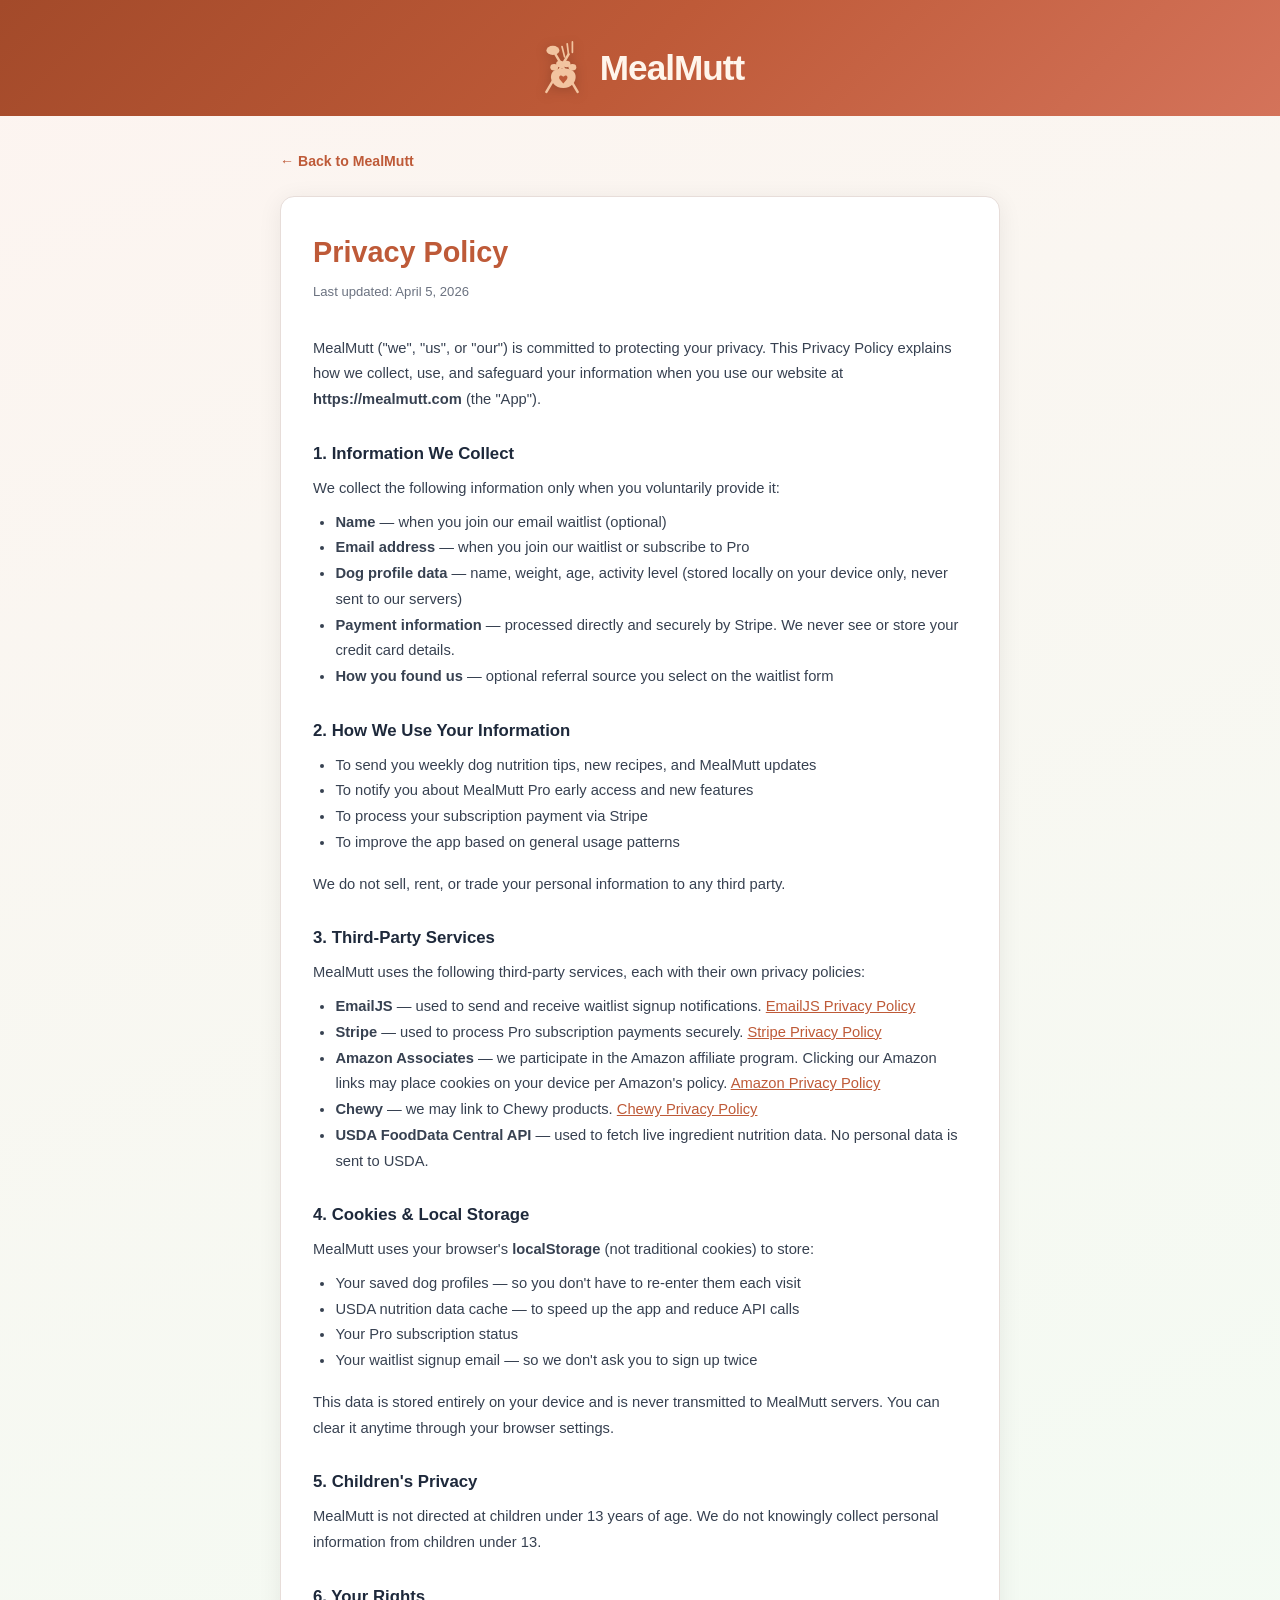
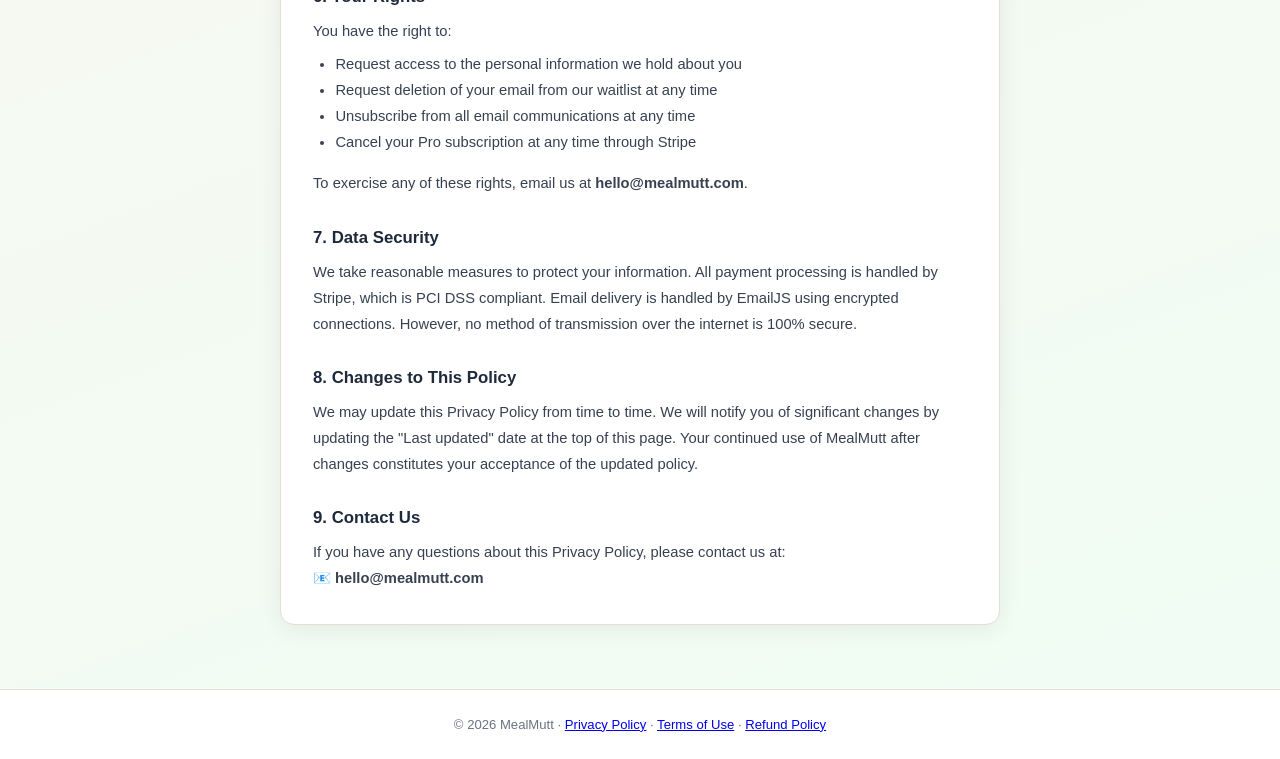
<file: privacy.html>
<!DOCTYPE html>
<html lang="en">
<head>
  <meta charset="UTF-8" />
  <meta name="viewport" content="width=device-width, initial-scale=1.0" />
  <title>Privacy Policy — MealMutt</title>
  <link rel="stylesheet" href="styles.css" />
  <style>
    .legal-body { max-width: 760px; margin: 0 auto; padding: 2rem 1.25rem 4rem; }
    .legal-body h1 { font-size: 1.8rem; font-weight: 800; color: var(--primary); margin-bottom: .35rem; }
    .legal-body .last-updated { font-size: .82rem; color: var(--text-muted); margin-bottom: 2rem; }
    .legal-body h2 { font-size: 1.05rem; font-weight: 700; margin: 1.75rem 0 .5rem; color: var(--text); }
    .legal-body p, .legal-body li { font-size: .92rem; line-height: 1.75; color: #374151; }
    .legal-body ul { padding-left: 1.4rem; margin: .5rem 0 1rem; }
    .legal-body a { color: var(--primary); }
    .legal-back { display: inline-flex; align-items: center; gap: .4rem; font-size: .88rem; font-weight: 600; color: var(--primary); text-decoration: none; margin-bottom: 1.5rem; }
    .legal-back:hover { text-decoration: underline; }
    .legal-card { background: #fff; border: 1px solid var(--border); border-radius: var(--radius); padding: 2rem; box-shadow: var(--shadow); }
  </style>
</head>
<body>
  <header class="header">
    <div class="header-inner">
      <div class="logo">
        <svg class="logo-img" xmlns="http://www.w3.org/2000/svg" viewBox="0 0 80 88">
          <line x1="16" y1="80" x2="50" y2="22" stroke="#F2C4A0" stroke-width="3.8" stroke-linecap="round"/>
          <line x1="44" y1="26" x2="40" y2="10" stroke="#F2C4A0" stroke-width="2.6" stroke-linecap="round"/>
          <line x1="50" y1="22" x2="48" y2="6"  stroke="#F2C4A0" stroke-width="2.6" stroke-linecap="round"/>
          <line x1="56" y1="19" x2="56" y2="3"  stroke="#F2C4A0" stroke-width="2.6" stroke-linecap="round"/>
          <line x1="64" y1="80" x2="30" y2="22" stroke="#F2C4A0" stroke-width="3.8" stroke-linecap="round"/>
          <ellipse cx="26" cy="16" rx="10" ry="7" fill="#F2C4A0"/>
          <ellipse cx="28" cy="42" rx="6" ry="5" fill="#F2C4A0"/>
          <ellipse cx="37" cy="37" rx="6" ry="5" fill="#F2C4A0"/>
          <ellipse cx="47" cy="37" rx="6" ry="5" fill="#F2C4A0"/>
          <ellipse cx="56" cy="42" rx="6" ry="5" fill="#F2C4A0"/>
          <path d="M42 74 C29 74 23 64 23 57 C23 48 30 44 42 44 C54 44 61 48 61 57 C61 64 55 74 42 74 Z" fill="#F2C4A0"/>
          <path d="M42 67 L37 61 C34.5 58 35.5 54.5 38.5 54.5 C40 54.5 42 56.5 42 56.5 C42 56.5 44 54.5 45.5 54.5 C48.5 54.5 49.5 58 47 61 Z" fill="#BE5A38"/>
        </svg>
        <span class="logo-text">MealMutt</span>
      </div>
    </div>
  </header>

  <div class="legal-body">
    <a href="index.html" class="legal-back">← Back to MealMutt</a>
    <div class="legal-card">
      <h1>Privacy Policy</h1>
      <p class="last-updated">Last updated: April 5, 2026</p>

      <p>MealMutt ("we", "us", or "our") is committed to protecting your privacy. This Privacy Policy explains how we collect, use, and safeguard your information when you use our website at <strong>https://mealmutt.com</strong> (the "App").</p>

      <h2>1. Information We Collect</h2>
      <p>We collect the following information only when you voluntarily provide it:</p>
      <ul>
        <li><strong>Name</strong> — when you join our email waitlist (optional)</li>
        <li><strong>Email address</strong> — when you join our waitlist or subscribe to Pro</li>
        <li><strong>Dog profile data</strong> — name, weight, age, activity level (stored locally on your device only, never sent to our servers)</li>
        <li><strong>Payment information</strong> — processed directly and securely by Stripe. We never see or store your credit card details.</li>
        <li><strong>How you found us</strong> — optional referral source you select on the waitlist form</li>
      </ul>

      <h2>2. How We Use Your Information</h2>
      <ul>
        <li>To send you weekly dog nutrition tips, new recipes, and MealMutt updates</li>
        <li>To notify you about MealMutt Pro early access and new features</li>
        <li>To process your subscription payment via Stripe</li>
        <li>To improve the app based on general usage patterns</li>
      </ul>
      <p>We do not sell, rent, or trade your personal information to any third party.</p>

      <h2>3. Third-Party Services</h2>
      <p>MealMutt uses the following third-party services, each with their own privacy policies:</p>
      <ul>
        <li><strong>EmailJS</strong> — used to send and receive waitlist signup notifications. <a href="https://www.emailjs.com/legal/privacy-policy/" target="_blank" rel="noopener">EmailJS Privacy Policy</a></li>
        <li><strong>Stripe</strong> — used to process Pro subscription payments securely. <a href="https://stripe.com/privacy" target="_blank" rel="noopener">Stripe Privacy Policy</a></li>
        <li><strong>Amazon Associates</strong> — we participate in the Amazon affiliate program. Clicking our Amazon links may place cookies on your device per Amazon's policy. <a href="https://www.amazon.com/gp/help/customer/display.html?nodeId=468496" target="_blank" rel="noopener">Amazon Privacy Policy</a></li>
        <li><strong>Chewy</strong> — we may link to Chewy products. <a href="https://www.chewy.com/app/content/privacy" target="_blank" rel="noopener">Chewy Privacy Policy</a></li>
        <li><strong>USDA FoodData Central API</strong> — used to fetch live ingredient nutrition data. No personal data is sent to USDA.</li>
      </ul>

      <h2>4. Cookies & Local Storage</h2>
      <p>MealMutt uses your browser's <strong>localStorage</strong> (not traditional cookies) to store:</p>
      <ul>
        <li>Your saved dog profiles — so you don't have to re-enter them each visit</li>
        <li>USDA nutrition data cache — to speed up the app and reduce API calls</li>
        <li>Your Pro subscription status</li>
        <li>Your waitlist signup email — so we don't ask you to sign up twice</li>
      </ul>
      <p>This data is stored entirely on your device and is never transmitted to MealMutt servers. You can clear it anytime through your browser settings.</p>

      <h2>5. Children's Privacy</h2>
      <p>MealMutt is not directed at children under 13 years of age. We do not knowingly collect personal information from children under 13.</p>

      <h2>6. Your Rights</h2>
      <p>You have the right to:</p>
      <ul>
        <li>Request access to the personal information we hold about you</li>
        <li>Request deletion of your email from our waitlist at any time</li>
        <li>Unsubscribe from all email communications at any time</li>
        <li>Cancel your Pro subscription at any time through Stripe</li>
      </ul>
      <p>To exercise any of these rights, email us at <strong>hello@mealmutt.com</strong>.</p>

      <h2>7. Data Security</h2>
      <p>We take reasonable measures to protect your information. All payment processing is handled by Stripe, which is PCI DSS compliant. Email delivery is handled by EmailJS using encrypted connections. However, no method of transmission over the internet is 100% secure.</p>

      <h2>8. Changes to This Policy</h2>
      <p>We may update this Privacy Policy from time to time. We will notify you of significant changes by updating the "Last updated" date at the top of this page. Your continued use of MealMutt after changes constitutes your acceptance of the updated policy.</p>

      <h2>9. Contact Us</h2>
      <p>If you have any questions about this Privacy Policy, please contact us at:<br/>
      📧 <strong>hello@mealmutt.com</strong></p>
    </div>
  </div>

  <footer class="footer">
    <p>© 2026 MealMutt · <a href="privacy.html">Privacy Policy</a> · <a href="terms.html">Terms of Use</a> · <a href="refund.html">Refund Policy</a></p>
  </footer>
</body>
</html>
</file>
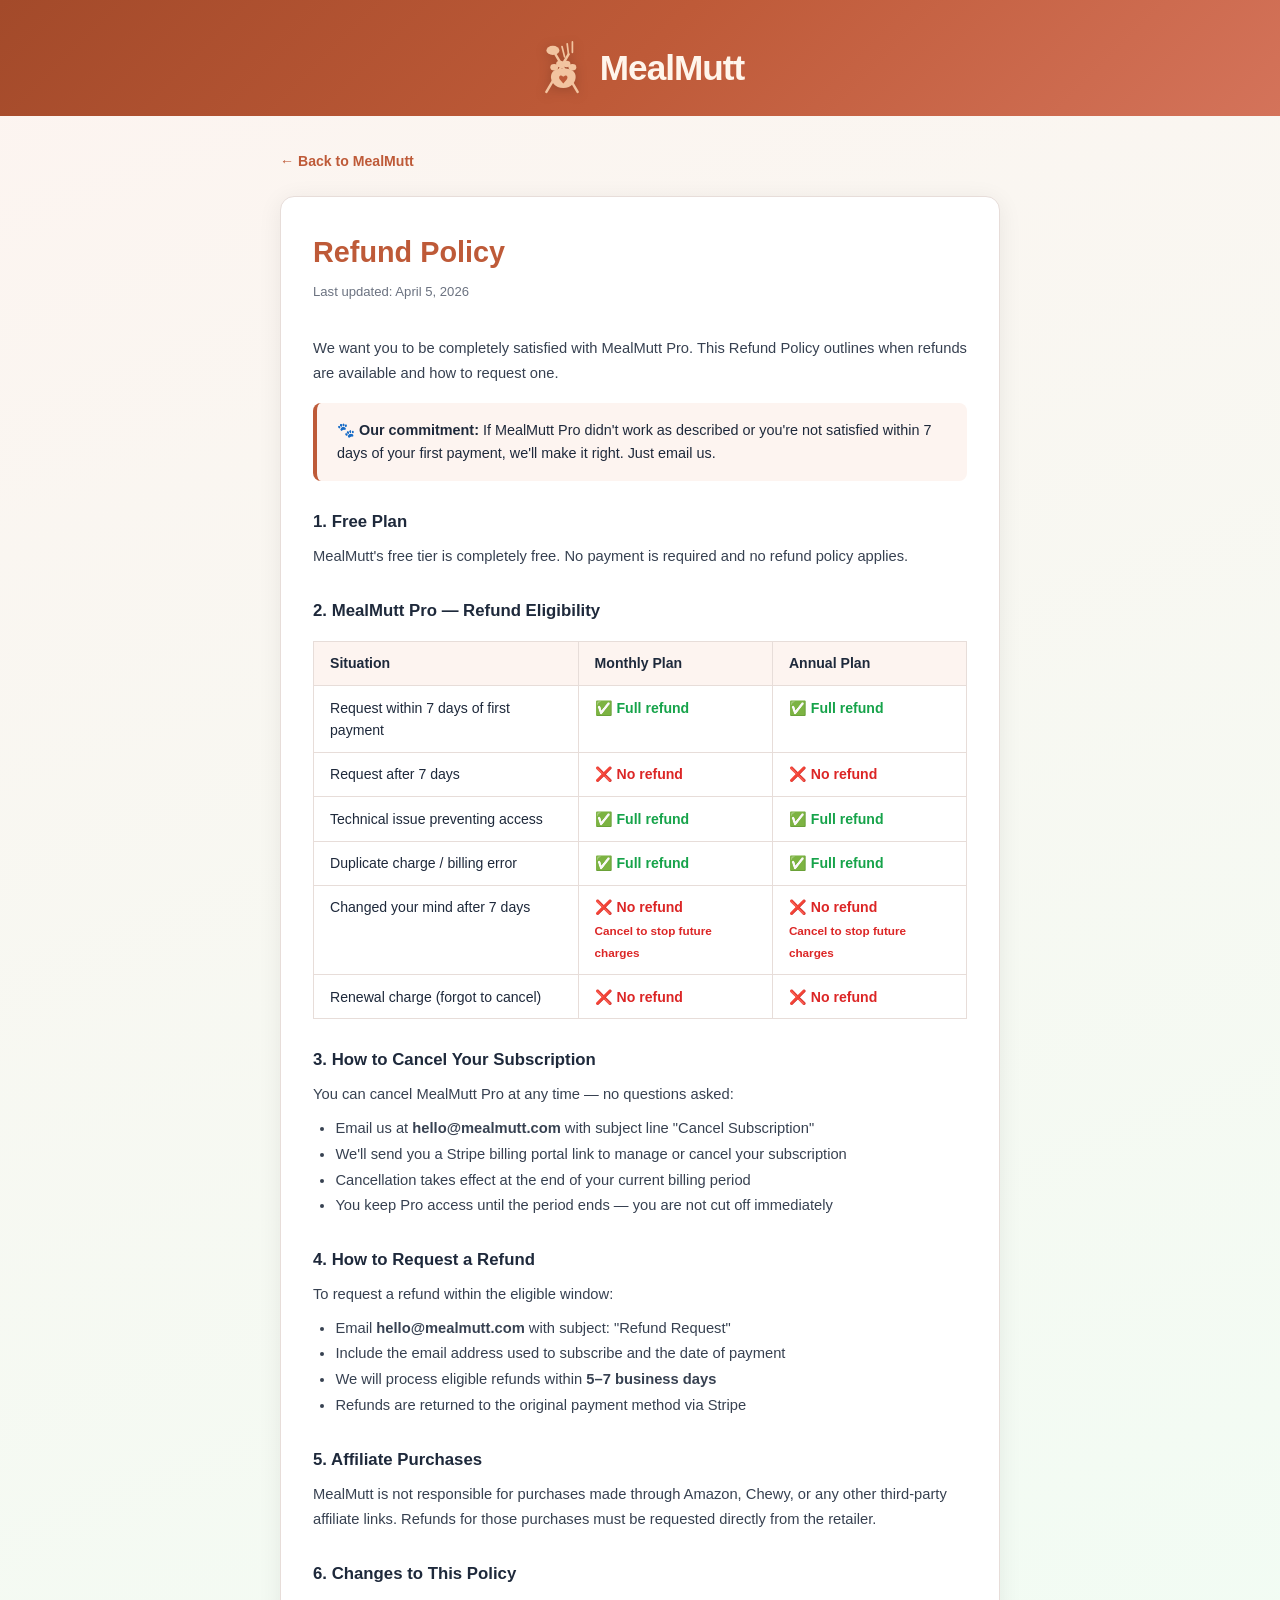
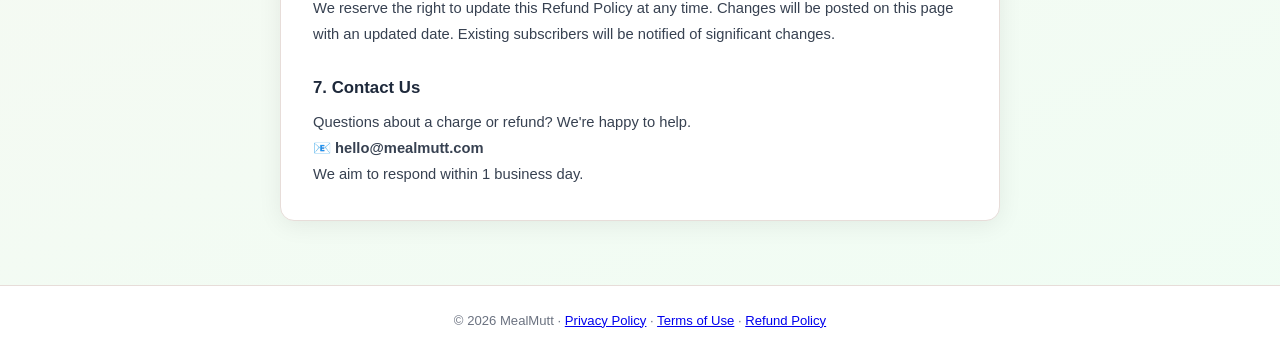
<file: refund.html>
<!DOCTYPE html>
<html lang="en">
<head>
  <meta charset="UTF-8" />
  <meta name="viewport" content="width=device-width, initial-scale=1.0" />
  <title>Refund Policy — MealMutt</title>
  <link rel="stylesheet" href="styles.css" />
  <style>
    .legal-body { max-width: 760px; margin: 0 auto; padding: 2rem 1.25rem 4rem; }
    .legal-body h1 { font-size: 1.8rem; font-weight: 800; color: var(--primary); margin-bottom: .35rem; }
    .legal-body .last-updated { font-size: .82rem; color: var(--text-muted); margin-bottom: 2rem; }
    .legal-body h2 { font-size: 1.05rem; font-weight: 700; margin: 1.75rem 0 .5rem; color: var(--text); }
    .legal-body p, .legal-body li { font-size: .92rem; line-height: 1.75; color: #374151; }
    .legal-body ul { padding-left: 1.4rem; margin: .5rem 0 1rem; }
    .legal-body a { color: var(--primary); }
    .legal-back { display: inline-flex; align-items: center; gap: .4rem; font-size: .88rem; font-weight: 600; color: var(--primary); text-decoration: none; margin-bottom: 1.5rem; }
    .legal-back:hover { text-decoration: underline; }
    .legal-card { background: #fff; border: 1px solid var(--border); border-radius: var(--radius); padding: 2rem; box-shadow: var(--shadow); }
    .refund-table { width: 100%; border-collapse: collapse; margin: 1rem 0; font-size: .88rem; }
    .refund-table th { background: var(--surface); padding: .65rem 1rem; text-align: left; font-weight: 700; border: 1px solid var(--border); }
    .refund-table td { padding: .65rem 1rem; border: 1px solid var(--border); vertical-align: top; }
    .yes { color: #16a34a; font-weight: 700; }
    .no  { color: #dc2626; font-weight: 700; }
    .highlight-box { background: var(--primary-light); border-left: 4px solid var(--primary); border-radius: 8px; padding: 1rem 1.25rem; margin: 1rem 0; font-size: .9rem; }
  </style>
</head>
<body>
  <header class="header">
    <div class="header-inner">
      <div class="logo">
        <svg class="logo-img" xmlns="http://www.w3.org/2000/svg" viewBox="0 0 80 88">
          <line x1="16" y1="80" x2="50" y2="22" stroke="#F2C4A0" stroke-width="3.8" stroke-linecap="round"/>
          <line x1="44" y1="26" x2="40" y2="10" stroke="#F2C4A0" stroke-width="2.6" stroke-linecap="round"/>
          <line x1="50" y1="22" x2="48" y2="6"  stroke="#F2C4A0" stroke-width="2.6" stroke-linecap="round"/>
          <line x1="56" y1="19" x2="56" y2="3"  stroke="#F2C4A0" stroke-width="2.6" stroke-linecap="round"/>
          <line x1="64" y1="80" x2="30" y2="22" stroke="#F2C4A0" stroke-width="3.8" stroke-linecap="round"/>
          <ellipse cx="26" cy="16" rx="10" ry="7" fill="#F2C4A0"/>
          <ellipse cx="28" cy="42" rx="6" ry="5" fill="#F2C4A0"/>
          <ellipse cx="37" cy="37" rx="6" ry="5" fill="#F2C4A0"/>
          <ellipse cx="47" cy="37" rx="6" ry="5" fill="#F2C4A0"/>
          <ellipse cx="56" cy="42" rx="6" ry="5" fill="#F2C4A0"/>
          <path d="M42 74 C29 74 23 64 23 57 C23 48 30 44 42 44 C54 44 61 48 61 57 C61 64 55 74 42 74 Z" fill="#F2C4A0"/>
          <path d="M42 67 L37 61 C34.5 58 35.5 54.5 38.5 54.5 C40 54.5 42 56.5 42 56.5 C42 56.5 44 54.5 45.5 54.5 C48.5 54.5 49.5 58 47 61 Z" fill="#BE5A38"/>
        </svg>
        <span class="logo-text">MealMutt</span>
      </div>
    </div>
  </header>

  <div class="legal-body">
    <a href="index.html" class="legal-back">← Back to MealMutt</a>
    <div class="legal-card">
      <h1>Refund Policy</h1>
      <p class="last-updated">Last updated: April 5, 2026</p>

      <p>We want you to be completely satisfied with MealMutt Pro. This Refund Policy outlines when refunds are available and how to request one.</p>

      <div class="highlight-box">
        🐾 <strong>Our commitment:</strong> If MealMutt Pro didn't work as described or you're not satisfied within 7 days of your first payment, we'll make it right. Just email us.
      </div>

      <h2>1. Free Plan</h2>
      <p>MealMutt's free tier is completely free. No payment is required and no refund policy applies.</p>

      <h2>2. MealMutt Pro — Refund Eligibility</h2>

      <table class="refund-table">
        <thead>
          <tr>
            <th>Situation</th>
            <th>Monthly Plan</th>
            <th>Annual Plan</th>
          </tr>
        </thead>
        <tbody>
          <tr>
            <td>Request within 7 days of first payment</td>
            <td class="yes">✅ Full refund</td>
            <td class="yes">✅ Full refund</td>
          </tr>
          <tr>
            <td>Request after 7 days</td>
            <td class="no">❌ No refund</td>
            <td class="no">❌ No refund</td>
          </tr>
          <tr>
            <td>Technical issue preventing access</td>
            <td class="yes">✅ Full refund</td>
            <td class="yes">✅ Full refund</td>
          </tr>
          <tr>
            <td>Duplicate charge / billing error</td>
            <td class="yes">✅ Full refund</td>
            <td class="yes">✅ Full refund</td>
          </tr>
          <tr>
            <td>Changed your mind after 7 days</td>
            <td class="no">❌ No refund<br/><small>Cancel to stop future charges</small></td>
            <td class="no">❌ No refund<br/><small>Cancel to stop future charges</small></td>
          </tr>
          <tr>
            <td>Renewal charge (forgot to cancel)</td>
            <td class="no">❌ No refund</td>
            <td class="no">❌ No refund</td>
          </tr>
        </tbody>
      </table>

      <h2>3. How to Cancel Your Subscription</h2>
      <p>You can cancel MealMutt Pro at any time — no questions asked:</p>
      <ul>
        <li>Email us at <strong>hello@mealmutt.com</strong> with subject line "Cancel Subscription"</li>
        <li>We'll send you a Stripe billing portal link to manage or cancel your subscription</li>
        <li>Cancellation takes effect at the end of your current billing period</li>
        <li>You keep Pro access until the period ends — you are not cut off immediately</li>
      </ul>

      <h2>4. How to Request a Refund</h2>
      <p>To request a refund within the eligible window:</p>
      <ul>
        <li>Email <strong>hello@mealmutt.com</strong> with subject: "Refund Request"</li>
        <li>Include the email address used to subscribe and the date of payment</li>
        <li>We will process eligible refunds within <strong>5–7 business days</strong></li>
        <li>Refunds are returned to the original payment method via Stripe</li>
      </ul>

      <h2>5. Affiliate Purchases</h2>
      <p>MealMutt is not responsible for purchases made through Amazon, Chewy, or any other third-party affiliate links. Refunds for those purchases must be requested directly from the retailer.</p>

      <h2>6. Changes to This Policy</h2>
      <p>We reserve the right to update this Refund Policy at any time. Changes will be posted on this page with an updated date. Existing subscribers will be notified of significant changes.</p>

      <h2>7. Contact Us</h2>
      <p>Questions about a charge or refund? We're happy to help.<br/>
      📧 <strong>hello@mealmutt.com</strong><br/>
      We aim to respond within 1 business day.</p>
    </div>
  </div>

  <footer class="footer">
    <p>© 2026 MealMutt · <a href="privacy.html">Privacy Policy</a> · <a href="terms.html">Terms of Use</a> · <a href="refund.html">Refund Policy</a></p>
  </footer>
</body>
</html>
</file>
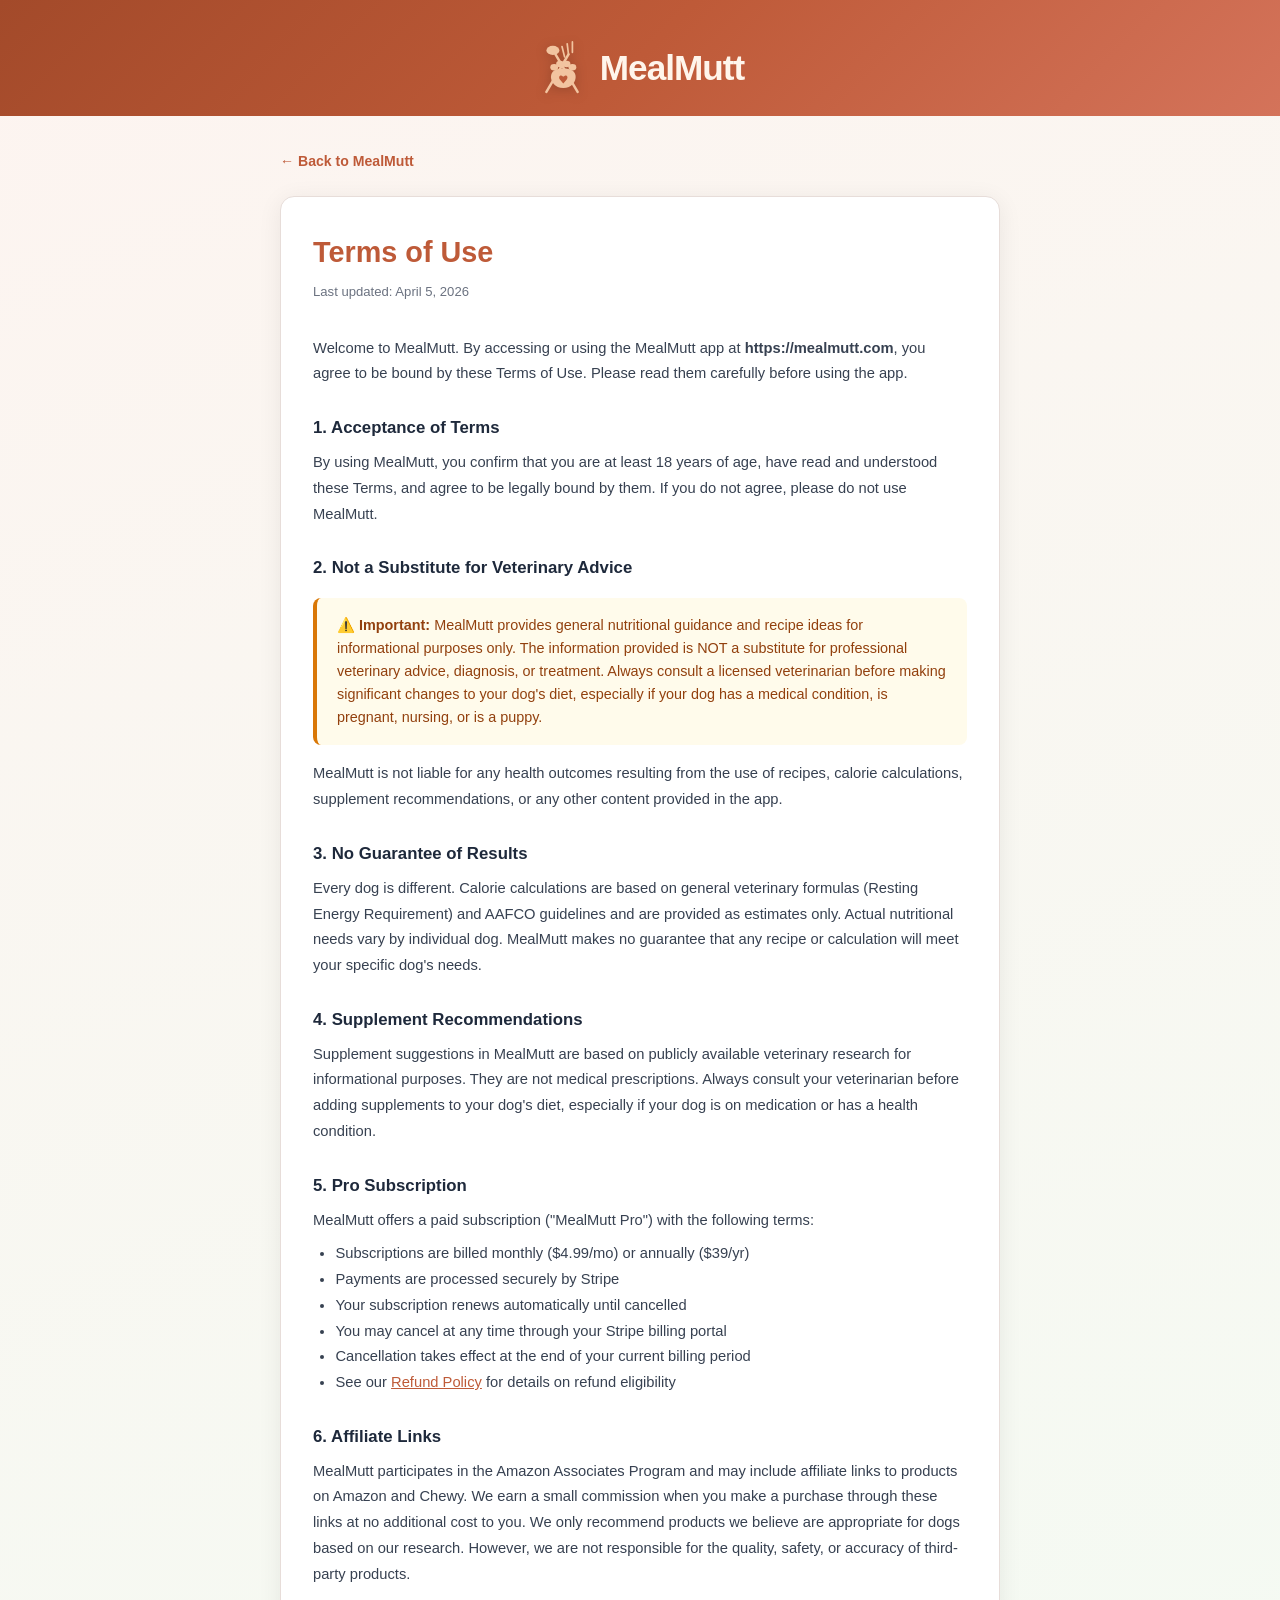
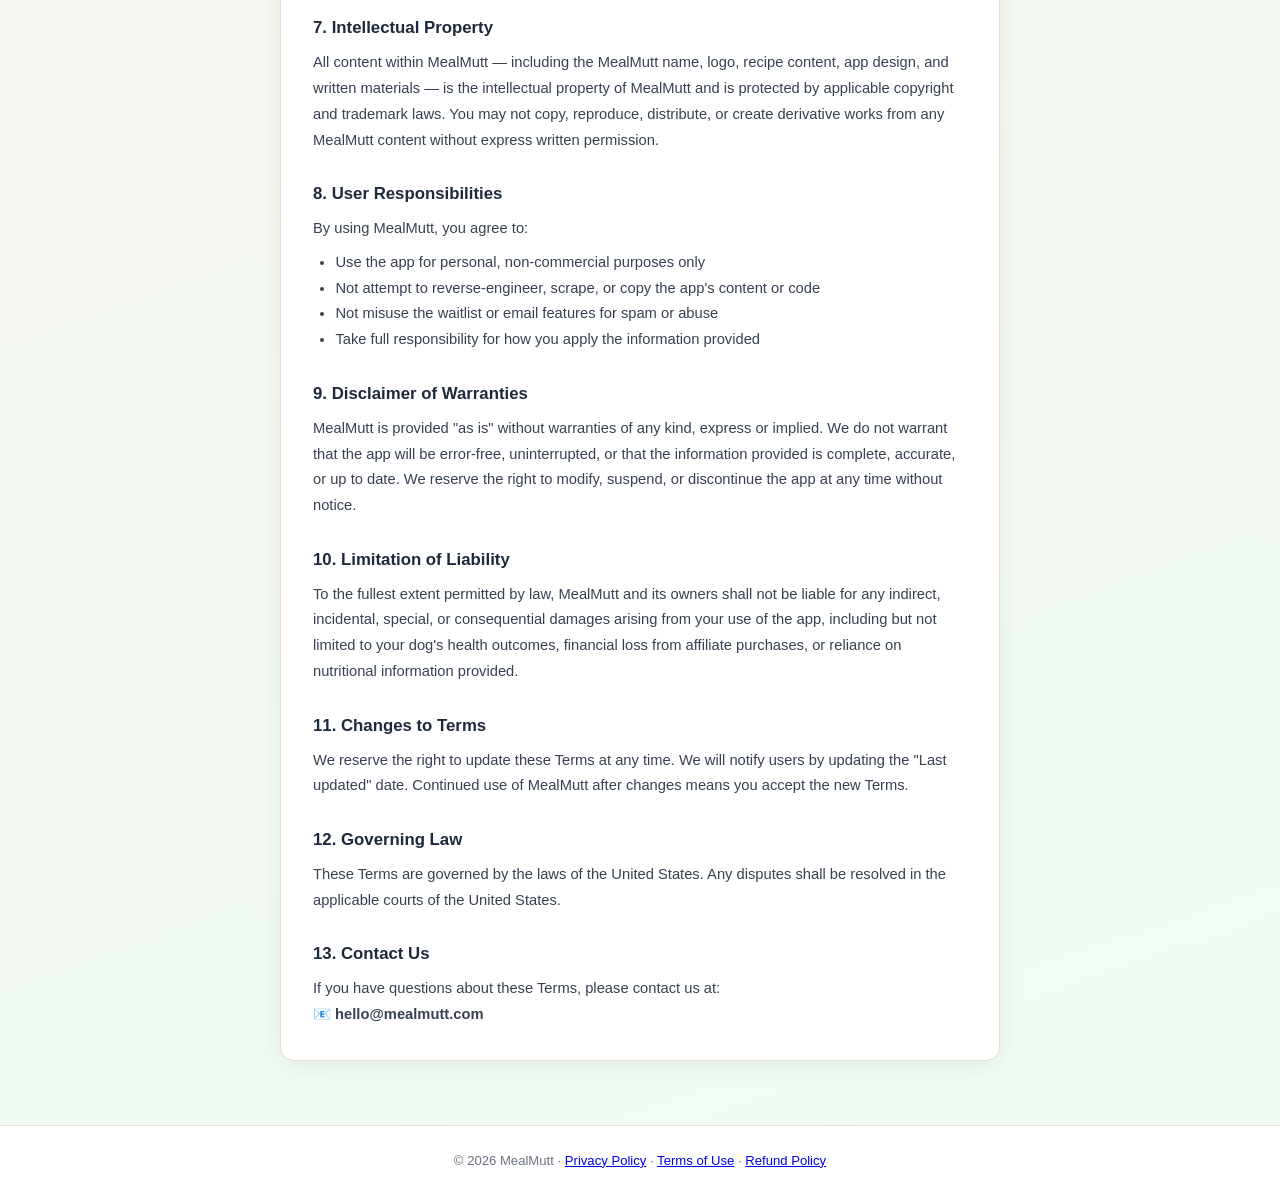
<file: terms.html>
<!DOCTYPE html>
<html lang="en">
<head>
  <meta charset="UTF-8" />
  <meta name="viewport" content="width=device-width, initial-scale=1.0" />
  <title>Terms of Use — MealMutt</title>
  <link rel="stylesheet" href="styles.css" />
  <style>
    .legal-body { max-width: 760px; margin: 0 auto; padding: 2rem 1.25rem 4rem; }
    .legal-body h1 { font-size: 1.8rem; font-weight: 800; color: var(--primary); margin-bottom: .35rem; }
    .legal-body .last-updated { font-size: .82rem; color: var(--text-muted); margin-bottom: 2rem; }
    .legal-body h2 { font-size: 1.05rem; font-weight: 700; margin: 1.75rem 0 .5rem; color: var(--text); }
    .legal-body p, .legal-body li { font-size: .92rem; line-height: 1.75; color: #374151; }
    .legal-body ul { padding-left: 1.4rem; margin: .5rem 0 1rem; }
    .legal-body a { color: var(--primary); }
    .legal-back { display: inline-flex; align-items: center; gap: .4rem; font-size: .88rem; font-weight: 600; color: var(--primary); text-decoration: none; margin-bottom: 1.5rem; }
    .legal-back:hover { text-decoration: underline; }
    .legal-card { background: #fff; border: 1px solid var(--border); border-radius: var(--radius); padding: 2rem; box-shadow: var(--shadow); }
    .warning-box { background: #fffbeb; border-left: 4px solid #d97706; border-radius: 8px; padding: 1rem 1.25rem; margin: 1rem 0; font-size: .9rem; color: #92400e; }
  </style>
</head>
<body>
  <header class="header">
    <div class="header-inner">
      <div class="logo">
        <svg class="logo-img" xmlns="http://www.w3.org/2000/svg" viewBox="0 0 80 88">
          <line x1="16" y1="80" x2="50" y2="22" stroke="#F2C4A0" stroke-width="3.8" stroke-linecap="round"/>
          <line x1="44" y1="26" x2="40" y2="10" stroke="#F2C4A0" stroke-width="2.6" stroke-linecap="round"/>
          <line x1="50" y1="22" x2="48" y2="6"  stroke="#F2C4A0" stroke-width="2.6" stroke-linecap="round"/>
          <line x1="56" y1="19" x2="56" y2="3"  stroke="#F2C4A0" stroke-width="2.6" stroke-linecap="round"/>
          <line x1="64" y1="80" x2="30" y2="22" stroke="#F2C4A0" stroke-width="3.8" stroke-linecap="round"/>
          <ellipse cx="26" cy="16" rx="10" ry="7" fill="#F2C4A0"/>
          <ellipse cx="28" cy="42" rx="6" ry="5" fill="#F2C4A0"/>
          <ellipse cx="37" cy="37" rx="6" ry="5" fill="#F2C4A0"/>
          <ellipse cx="47" cy="37" rx="6" ry="5" fill="#F2C4A0"/>
          <ellipse cx="56" cy="42" rx="6" ry="5" fill="#F2C4A0"/>
          <path d="M42 74 C29 74 23 64 23 57 C23 48 30 44 42 44 C54 44 61 48 61 57 C61 64 55 74 42 74 Z" fill="#F2C4A0"/>
          <path d="M42 67 L37 61 C34.5 58 35.5 54.5 38.5 54.5 C40 54.5 42 56.5 42 56.5 C42 56.5 44 54.5 45.5 54.5 C48.5 54.5 49.5 58 47 61 Z" fill="#BE5A38"/>
        </svg>
        <span class="logo-text">MealMutt</span>
      </div>
    </div>
  </header>

  <div class="legal-body">
    <a href="index.html" class="legal-back">← Back to MealMutt</a>
    <div class="legal-card">
      <h1>Terms of Use</h1>
      <p class="last-updated">Last updated: April 5, 2026</p>

      <p>Welcome to MealMutt. By accessing or using the MealMutt app at <strong>https://mealmutt.com</strong>, you agree to be bound by these Terms of Use. Please read them carefully before using the app.</p>

      <h2>1. Acceptance of Terms</h2>
      <p>By using MealMutt, you confirm that you are at least 18 years of age, have read and understood these Terms, and agree to be legally bound by them. If you do not agree, please do not use MealMutt.</p>

      <h2>2. Not a Substitute for Veterinary Advice</h2>
      <div class="warning-box">
        ⚠️ <strong>Important:</strong> MealMutt provides general nutritional guidance and recipe ideas for informational purposes only. The information provided is NOT a substitute for professional veterinary advice, diagnosis, or treatment. Always consult a licensed veterinarian before making significant changes to your dog's diet, especially if your dog has a medical condition, is pregnant, nursing, or is a puppy.
      </div>
      <p>MealMutt is not liable for any health outcomes resulting from the use of recipes, calorie calculations, supplement recommendations, or any other content provided in the app.</p>

      <h2>3. No Guarantee of Results</h2>
      <p>Every dog is different. Calorie calculations are based on general veterinary formulas (Resting Energy Requirement) and AAFCO guidelines and are provided as estimates only. Actual nutritional needs vary by individual dog. MealMutt makes no guarantee that any recipe or calculation will meet your specific dog's needs.</p>

      <h2>4. Supplement Recommendations</h2>
      <p>Supplement suggestions in MealMutt are based on publicly available veterinary research for informational purposes. They are not medical prescriptions. Always consult your veterinarian before adding supplements to your dog's diet, especially if your dog is on medication or has a health condition.</p>

      <h2>5. Pro Subscription</h2>
      <p>MealMutt offers a paid subscription ("MealMutt Pro") with the following terms:</p>
      <ul>
        <li>Subscriptions are billed monthly ($4.99/mo) or annually ($39/yr)</li>
        <li>Payments are processed securely by Stripe</li>
        <li>Your subscription renews automatically until cancelled</li>
        <li>You may cancel at any time through your Stripe billing portal</li>
        <li>Cancellation takes effect at the end of your current billing period</li>
        <li>See our <a href="refund.html">Refund Policy</a> for details on refund eligibility</li>
      </ul>

      <h2>6. Affiliate Links</h2>
      <p>MealMutt participates in the Amazon Associates Program and may include affiliate links to products on Amazon and Chewy. We earn a small commission when you make a purchase through these links at no additional cost to you. We only recommend products we believe are appropriate for dogs based on our research. However, we are not responsible for the quality, safety, or accuracy of third-party products.</p>

      <h2>7. Intellectual Property</h2>
      <p>All content within MealMutt — including the MealMutt name, logo, recipe content, app design, and written materials — is the intellectual property of MealMutt and is protected by applicable copyright and trademark laws. You may not copy, reproduce, distribute, or create derivative works from any MealMutt content without express written permission.</p>

      <h2>8. User Responsibilities</h2>
      <p>By using MealMutt, you agree to:</p>
      <ul>
        <li>Use the app for personal, non-commercial purposes only</li>
        <li>Not attempt to reverse-engineer, scrape, or copy the app's content or code</li>
        <li>Not misuse the waitlist or email features for spam or abuse</li>
        <li>Take full responsibility for how you apply the information provided</li>
      </ul>

      <h2>9. Disclaimer of Warranties</h2>
      <p>MealMutt is provided "as is" without warranties of any kind, express or implied. We do not warrant that the app will be error-free, uninterrupted, or that the information provided is complete, accurate, or up to date. We reserve the right to modify, suspend, or discontinue the app at any time without notice.</p>

      <h2>10. Limitation of Liability</h2>
      <p>To the fullest extent permitted by law, MealMutt and its owners shall not be liable for any indirect, incidental, special, or consequential damages arising from your use of the app, including but not limited to your dog's health outcomes, financial loss from affiliate purchases, or reliance on nutritional information provided.</p>

      <h2>11. Changes to Terms</h2>
      <p>We reserve the right to update these Terms at any time. We will notify users by updating the "Last updated" date. Continued use of MealMutt after changes means you accept the new Terms.</p>

      <h2>12. Governing Law</h2>
      <p>These Terms are governed by the laws of the United States. Any disputes shall be resolved in the applicable courts of the United States.</p>

      <h2>13. Contact Us</h2>
      <p>If you have questions about these Terms, please contact us at:<br/>
      📧 <strong>hello@mealmutt.com</strong></p>
    </div>
  </div>

  <footer class="footer">
    <p>© 2026 MealMutt · <a href="privacy.html">Privacy Policy</a> · <a href="terms.html">Terms of Use</a> · <a href="refund.html">Refund Policy</a></p>
  </footer>
</body>
</html>
</file>
<file: styles.css>
/* ===================================================
   MealMutt — Styles
   =================================================== */

*, *::before, *::after { box-sizing: border-box; margin: 0; padding: 0; }

/* ===== SKIP LINK ===== */
.skip-link {
  position: absolute;
  left: -9999px;
  top: auto;
  width: 1px;
  height: 1px;
  overflow: hidden;
}
.skip-link:focus {
  position: fixed;
  top: 8px;
  left: 8px;
  width: auto;
  height: auto;
  padding: 8px 16px;
  background: #be5a38;
  color: #fff;
  font-weight: 600;
  z-index: 10000;
  border-radius: 4px;
  text-decoration: none;
}

:root {
  --primary:      #be5a38; /* interactive elements & large text only — not small body text */
  --primary-dark: #a34a2a;
  --primary-light:#fdf4f0;
  --accent:       #4d7c0f;
  --accent-light: #ecfccb;
  --danger:       #991b1b;
  --danger-light: #fee2e2;
  --blue:         #0369a1;
  --blue-light:   #e0f2fe;
  --text:         #1e293b;
  --text-muted:   #6b7280;
  --border:       #e7ddd9;
  --surface:      #fdf4f0;
  --white:        #ffffff;
  --radius:       14px;
  --radius-sm:    8px;
  --shadow:       0 4px 24px rgba(0,0,0,.07);
  --shadow-lg:    0 8px 40px rgba(0,0,0,.12);
}

html { scroll-behavior: smooth; }

body {
  font-family: -apple-system, BlinkMacSystemFont, 'Segoe UI', Roboto, sans-serif;
  background: linear-gradient(160deg, #fdf4f0 0%, #f0fdf4 100%);
  min-height: 100vh;
  color: var(--text);
  line-height: 1.6;
  overflow-x: hidden;
}

/* ===== HEADER ===== */
.header {
  background: linear-gradient(135deg, #a34a2a 0%, #be5a38 50%, #d4735a 100%);
  color: #fff;
  padding: 2.5rem 1.5rem .75rem;
  text-align: center;
  box-shadow: none;
  margin-bottom: 0;
}
.header-inner { max-width: 700px; margin: 0 auto; }
.logo { display: flex; align-items: center; justify-content: center; gap: .75rem; margin-bottom: .4rem; }
.logo-img { width: 52px; height: auto; filter: drop-shadow(0 2px 6px rgba(0,0,0,.18)); }
.logo-text { font-size: 2.2rem; font-weight: 800; letter-spacing: -1px; color: #FFF5EB; }
.tagline { font-size: 1rem; opacity: .9; font-weight: 400; }

/* ===== LAYOUT ===== */
.container {
  max-width: 860px;
  margin: 0 auto;
  padding: 2rem 1.25rem 3rem;
  display: flex;
  flex-direction: column;
  gap: 1.75rem;
}

/* ===== CARD ===== */
.card {
  background: var(--white);
  border-radius: var(--radius);
  box-shadow: var(--shadow);
  border: 1px solid var(--border);
  overflow: hidden;
  transition: box-shadow .2s;
}
.card:hover { box-shadow: var(--shadow-lg); }

.card-header {
  background: var(--surface);
  border-bottom: 1px solid var(--border);
  padding: 1.1rem 1.5rem;
  display: flex;
  align-items: center;
  gap: .75rem;
}
.card-header h2 { font-size: 1.15rem; font-weight: 700; color: var(--text); }
.section-subtitle { font-size: .9rem; color: var(--text-muted); font-weight: 400; margin-top: .25rem; }
.card-body { padding: 1.5rem; }

.step-badge {
  background: var(--primary);
  color: #fff;
  font-size: .72rem;
  font-weight: 700;
  padding: .25rem .6rem;
  border-radius: 20px;
  text-transform: uppercase;
  letter-spacing: .5px;
  white-space: nowrap;
}

/* ===== FORM ===== */
.form-grid {
  display: grid;
  grid-template-columns: repeat(auto-fit, minmax(200px, 1fr));
  gap: 1.1rem;
}
.form-group { display: flex; flex-direction: column; gap: .4rem; }
.form-group.full-width { grid-column: 1 / -1; }
label { font-size: .84rem; font-weight: 600; color: var(--text); }

input[type="text"],
input[type="number"],
select {
  padding: .6rem .85rem;
  border: 1.5px solid var(--border);
  border-radius: var(--radius-sm);
  font-size: .95rem;
  color: var(--text);
  background: var(--white);
  transition: border-color .15s, box-shadow .15s;
  outline: none;
  width: 100%;
}
input:focus, select:focus {
  border-color: var(--primary);
  box-shadow: 0 0 0 3px rgba(249,115,22,.12);
}

/* ===== ACTIVITY BUTTONS ===== */
.activity-buttons {
  display: grid;
  grid-template-columns: repeat(auto-fit, minmax(110px, 1fr));
  gap: .6rem;
  margin-top: .25rem;
}
.activity-btn {
  display: flex; flex-direction: column; align-items: center;
  gap: .2rem; padding: .75rem .5rem;
  border: 2px solid var(--border);
  border-radius: var(--radius-sm);
  background: var(--white);
  cursor: pointer;
  transition: all .15s;
  font-size: .88rem; font-weight: 600; color: var(--text);
}
.activity-btn .activity-icon { display: flex; align-items: center; justify-content: center; height: 44px; }
.activity-btn small { font-size: .72rem; color: var(--text-muted); font-weight: 400; }
.activity-btn:hover { border-color: var(--primary); background: var(--primary-light); }
.activity-btn.selected {
  border-color: var(--primary);
  background: var(--primary-light);
  color: var(--primary-dark);
}

/* ===== HEALTH TAGS ===== */
.health-tags { display: flex; flex-wrap: wrap; gap: .5rem; margin-top: .25rem; }
.tag-checkbox {
  display: flex; align-items: center; gap: .35rem;
  padding: .4rem .75rem;
  border: 1.5px solid var(--border);
  border-radius: 20px;
  font-size: .82rem; font-weight: 500;
  cursor: pointer;
  transition: all .15s;
  background: var(--white);
  user-select: none;
}
.tag-checkbox:hover { border-color: var(--primary); background: var(--primary-light); }
.tag-checkbox input { accent-color: var(--primary); }

/* ===== BUTTONS ===== */
.btn-primary {
  display: inline-flex; align-items: center; justify-content: center; gap: .4rem;
  background: linear-gradient(135deg, var(--primary), var(--primary-dark));
  color: #fff; border: none;
  padding: .75rem 1.75rem;
  border-radius: 30px;
  font-size: 1rem; font-weight: 700;
  cursor: pointer;
  margin-top: 1.25rem;
  box-shadow: 0 4px 14px rgba(190,90,56,.35);
  transition: transform .12s, box-shadow .12s;
}
.btn-primary:hover {
  transform: translateY(-2px);
  box-shadow: 0 6px 20px rgba(190,90,56,.45);
}
.btn-primary:active { transform: translateY(0); }

.btn-secondary {
  display: inline-flex; align-items: center; gap: .4rem;
  background: var(--white); color: var(--text);
  border: 1.5px solid var(--border);
  padding: .65rem 1.4rem;
  border-radius: 30px;
  font-size: .95rem; font-weight: 600;
  cursor: pointer;
  margin-top: 1.25rem;
  transition: all .15s;
}
.btn-secondary:hover { border-color: var(--primary); color: var(--primary); }

/* ===== RESULTS ===== */
.results-hero {
  display: flex; flex-wrap: wrap; gap: 1rem;
  margin-bottom: 1.5rem;
}
.result-block {
  flex: 1 1 120px;
  background: var(--surface);
  border: 1.5px solid var(--border);
  border-radius: var(--radius-sm);
  padding: 1.1rem;
  text-align: center;
}
.result-block.primary {
  background: var(--primary-light);
  border-color: var(--primary);
}
.result-number {
  font-size: 2rem; font-weight: 800;
  color: var(--primary);
  line-height: 1.1;
}
.result-label {
  font-size: .78rem; font-weight: 600;
  color: var(--text-muted);
  text-transform: uppercase;
  letter-spacing: .5px;
  margin-top: .25rem;
}

/* ===== MACRO BARS ===== */
.macro-bar-section h3 { font-size: .95rem; font-weight: 700; margin-bottom: .75rem; }
.macro-bars { display: flex; flex-direction: column; gap: .6rem; margin-bottom: 1.25rem; }
.macro-row { display: flex; align-items: center; gap: .75rem; }
.macro-name { font-size: .82rem; font-weight: 600; width: 80px; flex-shrink: 0; }
.macro-track {
  flex: 1; height: 10px;
  background: var(--border);
  border-radius: 6px;
  overflow: hidden;
}
.macro-fill {
  height: 100%; border-radius: 6px;
  transition: width .5s ease;
}
.macro-pct { font-size: .8rem; font-weight: 700; width: 36px; text-align: right; flex-shrink: 0; }

/* ===== TIP BOX ===== */
.tip-box {
  background: var(--blue-light);
  border-left: 4px solid var(--blue);
  border-radius: var(--radius-sm);
  padding: .85rem 1rem;
  font-size: .88rem;
  color: #1e3a8a;
  margin-bottom: .5rem;
}

/* ===== FILTER BAR ===== */
.filter-row {
  display: flex; align-items: center; flex-wrap: wrap; gap: .6rem;
  margin-bottom: 1.25rem;
}
.filter-label { font-size: .84rem; font-weight: 600; color: var(--text-muted); }
.filter-buttons { display: flex; flex-wrap: wrap; gap: .4rem; }
.filter-btn {
  padding: .35rem .85rem;
  border: 1.5px solid var(--border);
  border-radius: 20px;
  background: var(--white);
  font-size: .82rem; font-weight: 600;
  cursor: pointer;
  transition: all .15s;
}
.filter-btn:hover, .filter-btn.active {
  background: var(--primary);
  border-color: var(--primary);
  color: #fff;
}

/* ===== RECIPE GRID ===== */
.recipe-grid {
  display: grid;
  grid-template-columns: repeat(auto-fill, minmax(230px, 1fr));
  gap: 1rem;
}
.recipe-card {
  border: 1.5px solid var(--border);
  border-radius: var(--radius-sm);
  padding: 1.1rem;
  cursor: pointer;
  transition: all .15s;
  background: var(--white);
  position: relative;
}
.recipe-card:hover {
  border-color: var(--primary);
  box-shadow: 0 4px 16px rgba(249,115,22,.15);
  transform: translateY(-2px);
}
.recipe-emoji { font-size: 2rem; margin-bottom: .5rem; display: block; }
.recipe-name { font-size: .95rem; font-weight: 700; margin-bottom: .3rem; }
.recipe-desc { font-size: .8rem; color: var(--text-muted); line-height: 1.4; margin-bottom: .6rem; }
.recipe-tags { display: flex; flex-wrap: wrap; gap: .3rem; }
.recipe-tag {
  font-size: .7rem; font-weight: 600;
  padding: .15rem .5rem;
  border-radius: 10px;
  background: var(--accent-light);
  color: var(--accent);
}
.recipe-tag.protein { background: var(--primary-light); color: var(--primary-dark); }
.recipe-tag.time { background: var(--blue-light); color: var(--blue); }

/* ===== COOK LAYOUT ===== */
.cook-layout {
  display: grid;
  grid-template-columns: 1fr 1fr;
  gap: 1.5rem;
  margin-bottom: 1.5rem;
}
@media (max-width: 600px) { .cook-layout { grid-template-columns: 1fr; } }

.cook-column h3 { font-size: .95rem; font-weight: 700; margin-bottom: .75rem; border-bottom: 2px solid var(--border); padding-bottom: .5rem; }
.portion-note { font-size: .8rem; color: var(--text-muted); margin-bottom: .6rem; }

.multiplier-row {
  display: flex; align-items: center; gap: .6rem;
  margin-bottom: .85rem;
}
.mult-btn {
  width: 30px; height: 30px;
  border: 1.5px solid var(--border);
  border-radius: 50%;
  background: var(--white);
  font-size: 1.1rem; font-weight: 700; line-height: 1;
  cursor: pointer; display: flex; align-items: center; justify-content: center;
  transition: all .15s;
}
.mult-btn:hover { border-color: var(--primary); color: var(--primary); }
#mult-value { font-size: .95rem; font-weight: 700; min-width: 24px; text-align: center; }
.mult-label { font-size: .78rem; color: var(--text-muted); }

.ingredient-list { list-style: none; display: flex; flex-direction: column; gap: .45rem; }
.ingredient-list li {
  display: flex; align-items: center; gap: .55rem;
  font-size: .88rem; padding: .4rem .6rem;
  border-radius: 6px;
  background: var(--surface);
}
.ingredient-list li::before { content: "•"; color: var(--primary); font-size: 1.1rem; flex-shrink: 0; }
.ing-qty { font-weight: 700; color: var(--primary); margin-right: .15rem; }

.nutrition-mini {
  margin-top: 1rem;
  background: var(--surface);
  border-radius: var(--radius-sm);
  padding: .75rem;
  display: grid;
  grid-template-columns: 1fr 1fr;
  gap: .35rem;
}
.nut-source { grid-column: 1 / -1; margin-bottom: .2rem; }
.nut-badge {
  font-size: .68rem; font-weight: 700;
  padding: .2rem .55rem;
  border-radius: 20px;
  display: inline-block;
}
.nut-loading { background: #e0f2fe; color: #0369a1; }
.nut-live    { background: #dcfce7; color: #16a34a; }
.nut-est     { background: var(--surface); color: var(--text-muted); border: 1px solid var(--border); }
.nut-row { font-size: .78rem; display: flex; justify-content: space-between; }
.nut-row span { font-weight: 700; color: var(--text); }

.steps-list { list-style: none; display: flex; flex-direction: column; gap: .75rem; }
.steps-list li {
  display: flex; gap: .75rem;
  font-size: .88rem; line-height: 1.5;
}
.step-num {
  width: 26px; height: 26px;
  background: var(--primary);
  color: #fff;
  border-radius: 50%;
  display: flex; align-items: center; justify-content: center;
  font-size: .75rem; font-weight: 700;
  flex-shrink: 0; margin-top: 1px;
}

.cook-tips {
  margin-top: 1rem;
  background: var(--accent-light);
  border-left: 3px solid var(--accent);
  border-radius: var(--radius-sm);
  padding: .75rem;
  font-size: .82rem;
  color: #14532d;
}

/* ===== STORAGE BOX ===== */
.storage-box {
  background: var(--blue-light);
  border-radius: var(--radius-sm);
  padding: 1.1rem;
  margin-bottom: 1.25rem;
}
.storage-box h3 { font-size: .95rem; font-weight: 700; margin-bottom: .75rem; color: #1e3a8a; }
.storage-grid {
  display: grid;
  grid-template-columns: repeat(auto-fit, minmax(160px, 1fr));
  gap: .75rem;
}
.storage-item {
  background: #fff;
  border-radius: var(--radius-sm);
  padding: .65rem .85rem;
  font-size: .82rem;
}
.storage-item strong { display: block; font-size: .78rem; text-transform: uppercase; letter-spacing: .4px; color: var(--blue); margin-bottom: .2rem; }

/* ===== SAFETY BOX ===== */
.safety-box {
  border: 1.5px solid var(--border);
  border-radius: var(--radius-sm);
  padding: 1.1rem;
  margin-bottom: 1.25rem;
}
.safety-box h3 { font-size: .95rem; font-weight: 700; margin-bottom: .85rem; }
.safe-unsafe-grid { display: grid; grid-template-columns: 1fr 1fr; gap: 1rem; }
.safe-unsafe-grid h4 { font-size: .85rem; font-weight: 700; margin-bottom: .5rem; }
h4.safe { color: var(--accent); }
h4.unsafe { color: var(--danger); }
.safe-unsafe-grid ul { list-style: none; display: flex; flex-direction: column; gap: .3rem; }
.safe-unsafe-grid li { font-size: .82rem; display: flex; align-items: center; gap: .4rem; }

.action-row {
  display: flex; flex-wrap: wrap; align-items: center; gap: 1rem;
  margin-top: .5rem;
}

/* ===== SAFETY REFERENCE ===== */
.safety-columns {
  display: grid;
  grid-template-columns: repeat(auto-fit, minmax(200px, 1fr));
  gap: 1rem;
}
.safety-cat { font-size: .92rem; }
.safety-cat h4 { font-weight: 700; margin-bottom: .5rem; padding-bottom: .4rem; border-bottom: 2px solid var(--border); }
.safety-cat ul { list-style: none; display: flex; flex-direction: column; gap: .3rem; }
.safety-cat li { font-size: .82rem; display: flex; align-items: flex-start; gap: .4rem; padding: .2rem 0; }
.dot-green::before { content: "✅"; }
.dot-red::before { content: "❌"; }
.dot-warn::before { content: "⚠️"; }

/* ===== AAFCO COMPLIANCE ===== */
.aafco-loading {
  display: flex; flex-direction: column; align-items: center;
  gap: 1rem; padding: 2.5rem 1rem;
  color: var(--text-muted); font-size: .9rem;
}
.aafco-spinner {
  width: 42px; height: 42px;
  border: 4px solid var(--border);
  border-top-color: var(--primary);
  border-radius: 50%;
  animation: spin .75s linear infinite;
}
@keyframes spin { to { transform: rotate(360deg); } }

.aafco-profile { font-size: .83rem; color: var(--text-muted); margin-bottom: 1rem; }

.aafco-checks { display: flex; flex-direction: column; gap: .85rem; margin-bottom: 1.25rem; }
.aafco-check {
  border: 1.5px solid var(--border);
  border-radius: var(--radius-sm);
  padding: .85rem 1rem;
}
.aafco-check.pass { border-color: #86efac; background: #f0fdf4; }
.aafco-check.fail { border-color: #fca5a5; background: #fef2f2; }

.aafco-check-header {
  display: flex; align-items: center; gap: .6rem;
  margin-bottom: .55rem; font-size: .85rem;
}
.aafco-check-label { font-weight: 700; flex: 1; }
.aafco-check-value { font-size: .76rem; color: var(--text-muted); }

.aafco-bar-track {
  height: 9px; background: var(--border);
  border-radius: 6px; overflow: hidden;
}
.aafco-bar-fill {
  height: 100%; border-radius: 6px;
  transition: width .55s ease;
}
.aafco-bar-fill.pass { background: #16a34a; }
.aafco-bar-fill.fail { background: #dc2626; }

.aafco-note {
  font-size: .82rem; line-height: 1.55;
  border-radius: var(--radius-sm);
  padding: .75rem 1rem;
  margin-bottom: 1.25rem;
}
.aafco-note.ok   { background: #f0fdf4; border-left: 3px solid #16a34a; color: #14532d; }
.aafco-note.warn { background: var(--blue-light); border-left: 3px solid var(--blue); color: #1e3a8a; }

.aafco-disclaimer {
  font-size: .74rem;
  line-height: 1.55;
  color: var(--text-muted);
  border-top: 1px solid var(--border);
  padding-top: .85rem;
  margin-bottom: .85rem;
}
.aafco-actions { display: flex; flex-wrap: wrap; gap: .75rem; }

/* ===== ACTIVITY IMAGE ICONS ===== */
.activity-img {
  width: 58px; height: 58px;
  object-fit: contain;
  display: block;
}

/* ===== SUPPLEMENTS ===== */
.supp-section {
  margin-bottom: 1.5rem;
  border: 1.5px solid var(--border);
  border-radius: var(--radius);
  overflow: hidden;
}
.supp-header {
  background: var(--surface);
  border-bottom: 1px solid var(--border);
  padding: 1rem 1.25rem;
}
.supp-header h3 { font-size: .95rem; font-weight: 700; margin-bottom: .2rem; }
.supp-sub { font-size: .78rem; color: var(--text-muted); }

.supp-grid {
  display: grid;
  grid-template-columns: repeat(auto-fill, minmax(260px, 1fr));
  gap: 1rem;
  padding: 1rem;
}

.supp-card {
  border: 1.5px solid var(--border);
  border-radius: var(--radius-sm);
  padding: 1rem;
  background: var(--white);
  display: flex;
  flex-direction: column;
  gap: .45rem;
  transition: border-color .15s, box-shadow .15s;
}
.supp-card:hover    { border-color: var(--primary); box-shadow: 0 2px 12px rgba(190,90,56,.1); }
.supp-suggested     { border-color: #fcd34d; background: #fffdf0; }
.supp-active        { border-color: var(--accent) !important; background: #f0fdf4 !important; }

.supp-card-top {
  display: flex; align-items: flex-start; gap: .6rem;
}
.supp-emoji { font-size: 1.6rem; line-height: 1; flex-shrink: 0; }
.supp-info  { flex: 1; display: flex; flex-direction: column; gap: .25rem; }
.supp-name  { font-size: .9rem; font-weight: 700; line-height: 1.2; }

.supp-cat-badge {
  font-size: .65rem; font-weight: 700;
  padding: .15rem .5rem;
  border-radius: 10px;
  display: inline-block;
  width: fit-content;
}
.supp-recommended {
  font-size: .68rem; font-weight: 700;
  color: #b45309;
}

.supp-toggle {
  flex-shrink: 0;
  padding: .35rem .75rem;
  border: 1.5px solid var(--primary);
  border-radius: 20px;
  background: var(--white);
  color: var(--primary);
  font-size: .78rem; font-weight: 700;
  cursor: pointer;
  transition: all .15s;
  white-space: nowrap;
}
.supp-toggle:hover  { background: var(--primary); color: #fff; }
.supp-toggle.active { background: var(--accent); border-color: var(--accent); color: #fff; }

.supp-nutrient { font-size: .78rem; font-weight: 700; color: var(--text); }
.supp-benefit  { font-size: .8rem; color: var(--text); line-height: 1.45; }
.supp-dose     { font-size: .78rem; background: var(--surface); border-radius: 6px; padding: .35rem .55rem; }
.supp-prep     { font-size: .76rem; color: var(--text-muted); line-height: 1.4; }

.supp-warning-wrap {
  font-size: .75rem;
  border-top: 1px solid var(--border);
  padding-top: .4rem;
  margin-top: .2rem;
}
.supp-warning-wrap summary {
  cursor: pointer; color: #d97706; font-weight: 600;
}
.supp-warning {
  margin-top: .35rem; color: #92400e;
  background: #fffbeb; border-radius: 6px;
  padding: .5rem .65rem; line-height: 1.45;
}

/* ===== PRO STATUS BAR ===== */
.pro-status-bar {
  display: flex; align-items: center; justify-content: center; gap: .75rem;
  background: rgba(0,0,0,.18);
  border-radius: 30px;
  padding: .35rem .85rem .35rem 1rem;
  margin-bottom: .9rem;
  font-size: .78rem;
  color: #F2C4A0;
  flex-wrap: wrap;
}
.pro-status-bar.is-pro {
  background: rgba(77,124,15,.35);
  border: 1px solid rgba(77,124,15,.5);
}
.pro-status-btn {
  background: #F2C4A0;
  color: #a34a2a;
  border: none;
  border-radius: 20px;
  padding: .25rem .75rem;
  font-size: .75rem; font-weight: 700;
  cursor: pointer;
  transition: all .15s;
  white-space: nowrap;
}
.pro-status-btn:hover { background: #fff; }
.pro-status-btn.hidden { display: none !important; }

/* ===== PRO BADGE ===== */
.pro-badge {
  background: linear-gradient(135deg, #f59e0b, #d97706);
  color: #fff;
  font-size: .62rem; font-weight: 800;
  padding: .18rem .5rem;
  border-radius: 10px;
  text-transform: uppercase;
  letter-spacing: .5px;
  display: inline-block;
}

/* ===== LOCKED RECIPE CARD ===== */
.recipe-card.locked {
  position: relative;
  overflow: hidden;
}
.recipe-card.locked::after {
  content: "";
  position: absolute;
  inset: 0;
  background: rgba(255,255,255,.6);
  backdrop-filter: blur(1px);
  border-radius: inherit;
  pointer-events: none;
}
.recipe-lock-badge {
  position: absolute;
  top: .6rem; right: .6rem;
  background: linear-gradient(135deg, #f59e0b, #d97706);
  color: #fff;
  font-size: .65rem; font-weight: 800;
  padding: .2rem .55rem;
  border-radius: 10px;
  z-index: 2;
  display: flex; align-items: center; gap: .25rem;
}

/* ===== PROFILE ACTIONS ===== */
.profile-actions { display: flex; flex-wrap: wrap; align-items: center; gap: .75rem; }

/* ===== SAVED PROFILES CHIPS ===== */
.saved-profiles-row {
  display: flex; align-items: center; flex-wrap: wrap; gap: .5rem;
  margin-top: .75rem;
  padding: .65rem .85rem;
  background: var(--surface);
  border-radius: var(--radius-sm);
  border: 1.5px solid var(--border);
}
.saved-label { font-size: .78rem; font-weight: 600; color: var(--text-muted); white-space: nowrap; }
.saved-chip {
  display: flex; align-items: center; gap: .3rem;
  padding: .25rem .65rem;
  background: var(--white);
  border: 1.5px solid var(--border);
  border-radius: 20px;
  font-size: .78rem; font-weight: 600;
  cursor: pointer;
  transition: all .15s;
}
.saved-chip:hover { border-color: var(--primary); color: var(--primary); }
.saved-chip-del {
  background: none; border: none;
  color: var(--text-muted);
  cursor: pointer; font-size: .8rem; line-height: 1;
  padding: 0 .1rem;
  transition: color .1s;
}
.saved-chip-del:hover { color: var(--danger); }

/* ===== UPGRADE MODAL ===== */
.upgrade-modal {
  position: fixed; inset: 0;
  z-index: 9999;
  display: flex; align-items: center; justify-content: center;
  padding: 1rem;
}
.upgrade-overlay {
  position: absolute; inset: 0;
  background: rgba(0,0,0,.55);
  backdrop-filter: blur(3px);
}
.upgrade-box {
  position: relative;
  background: #fff;
  border-radius: 20px;
  padding: 2rem 1.75rem;
  max-width: 420px; width: 100%;
  box-shadow: 0 24px 60px rgba(0,0,0,.2);
  text-align: center;
  animation: fadeSlideIn .25s ease;
  max-height: 90vh;
  overflow-y: auto;
}
.upgrade-close {
  position: absolute; top: .85rem; right: .85rem;
  background: none; border: none;
  font-size: 1.1rem; color: var(--text-muted);
  cursor: pointer; padding: .2rem .4rem;
  border-radius: 6px;
  transition: background .1s;
}
.upgrade-close:hover { background: var(--surface); }
.upgrade-paw { font-size: 2.5rem; margin-bottom: .5rem; }
.upgrade-box h2 { font-size: 1.4rem; font-weight: 800; margin-bottom: .4rem; color: var(--text); }
.upgrade-sub { font-size: .87rem; color: var(--text-muted); line-height: 1.5; margin-bottom: 1.1rem; }

.upgrade-features {
  list-style: none;
  text-align: left;
  display: flex; flex-direction: column; gap: .45rem;
  background: var(--surface);
  border-radius: var(--radius-sm);
  padding: .9rem 1rem;
  margin-bottom: 1.25rem;
  font-size: .84rem;
  line-height: 1.4;
}

.upgrade-plans {
  display: flex; gap: .75rem;
  margin-bottom: .9rem;
}
.upgrade-plan {
  flex: 1;
  display: flex; flex-direction: column; align-items: center;
  gap: .2rem;
  padding: .9rem .5rem;
  border: 2px solid var(--border);
  border-radius: var(--radius-sm);
  background: var(--white);
  cursor: pointer;
  transition: all .15s;
  position: relative;
}
.upgrade-plan:hover { border-color: var(--primary); box-shadow: 0 4px 16px rgba(190,90,56,.15); }
.upgrade-plan.featured {
  border-color: #f59e0b;
  background: #fffbeb;
}
.upgrade-plan.featured:hover { border-color: #d97706; box-shadow: 0 4px 16px rgba(245,158,11,.2); }
.plan-badge {
  position: absolute; top: -.75rem; left: 50%; transform: translateX(-50%);
  background: linear-gradient(135deg, #f59e0b, #d97706);
  color: #fff;
  font-size: .6rem; font-weight: 800;
  padding: .2rem .6rem;
  border-radius: 20px;
  white-space: nowrap;
}
.plan-price { font-size: 1.5rem; font-weight: 800; color: var(--text); line-height: 1; }
.plan-price small { font-size: .7rem; font-weight: 500; color: var(--text-muted); }
.plan-label { font-size: .75rem; font-weight: 700; color: var(--text); }
.plan-note { font-size: .68rem; color: var(--text-muted); }
.upgrade-secure { font-size: .75rem; color: var(--text-muted); margin-bottom: .75rem; }
.license-key-section {
  border-top: 1px solid var(--border);
  padding-top: .85rem;
  margin-top: .25rem;
}
.license-key-label {
  font-size: .75rem;
  color: var(--text-muted);
  margin-bottom: .45rem;
}
.license-key-toggle { cursor: pointer; }
.license-key-toggle summary {
  list-style: none;
  text-align: center;
  color: var(--text-muted);
  font-size: .85rem;
}
.license-key-toggle summary::-webkit-details-marker { display: none; }
.license-key-toggle summary::after { content: " ▸"; }
.license-key-toggle[open] summary::after { content: " ▾"; }
.license-key-row {
  display: flex;
  gap: .5rem;
}
.license-key-row input {
  flex: 1;
  font-family: monospace;
  font-size: .85rem;
  padding: .45rem .65rem;
  border: 1.5px solid var(--border);
  border-radius: 8px;
  background: var(--surface);
  color: var(--text);
  text-transform: uppercase;
  letter-spacing: .04em;
}
.license-key-row input:focus {
  outline: none;
  border-color: var(--accent);
}
.license-key-btn {
  background: var(--accent);
  color: #fff;
  border: none;
  border-radius: 8px;
  padding: .45rem .9rem;
  font-size: .85rem;
  font-weight: 600;
  cursor: pointer;
  transition: opacity .15s;
}
.license-key-btn:hover { opacity: .88; }
.license-key-error {
  font-size: .75rem;
  color: #991b1b;
  margin-top: .35rem;
}

/* ===== WAITLIST SECTION ===== */
.waitlist-body { padding: 1.5rem; }
.waitlist-content {
  display: flex; flex-wrap: wrap; align-items: flex-start; gap: 1.5rem;
}
.waitlist-text { flex: 1 1 240px; }
.waitlist-icon { font-size: 2rem; margin-bottom: .4rem; }
.waitlist-text h3 { font-size: 1.05rem; font-weight: 700; margin-bottom: .3rem; color: var(--text); }
.waitlist-text p  { font-size: .83rem; color: var(--text-muted); line-height: 1.5; }

.waitlist-form {
  display: flex; flex-direction: column; gap: .6rem;
  flex: 1 1 280px;
}
.waitlist-fields {
  display: flex; flex-direction: column; gap: .45rem;
}
.waitlist-fields input,
.waitlist-fields select {
  width: 100%;
  padding: .6rem .95rem;
  border: 1.5px solid var(--border);
  border-radius: 10px;
  font-size: .9rem;
  background: #fff;
  color: var(--text);
  box-sizing: border-box;
  transition: border-color .15s;
}
.waitlist-fields input:focus,
.waitlist-fields select:focus {
  outline: none;
  border-color: var(--primary);
  box-shadow: 0 0 0 3px rgba(190,90,56,.12);
}
.waitlist-fields select { cursor: pointer; }

.btn-waitlist {
  background: linear-gradient(135deg, var(--primary), var(--primary-dark));
  color: #fff; border: none;
  padding: .7rem 1.4rem;
  border-radius: 10px;
  font-size: .95rem; font-weight: 700;
  cursor: pointer;
  width: 100%;
  transition: transform .12s, box-shadow .12s, opacity .15s;
  box-shadow: 0 4px 14px rgba(190,90,56,.3);
}
.btn-waitlist:hover:not(:disabled) { transform: translateY(-1px); box-shadow: 0 6px 18px rgba(190,90,56,.4); }
.btn-waitlist:disabled { opacity: .65; cursor: not-allowed; transform: none; }

/* Success state */
.waitlist-success {
  display: flex; flex-direction: column; align-items: center;
  text-align: center; padding: 1.5rem 1rem; gap: .5rem;
}
.waitlist-success-icon { font-size: 2.8rem; }
.waitlist-success h3   { font-size: 1.15rem; font-weight: 700; color: var(--text); margin: 0; }
.waitlist-success p    { font-size: .88rem; color: var(--text-muted); margin: 0; max-width: 400px; line-height: 1.5; }
.waitlist-success-badge {
  display: inline-block;
  background: #dcfce7; color: #15803d;
  font-size: .8rem; font-weight: 700;
  padding: .3rem .9rem; border-radius: 30px;
  margin-top: .25rem;
}

/* ===== AFFILIATE LINKS ===== */
.aff-row {
  display: flex; gap: .4rem; flex-wrap: wrap;
  margin-top: .25rem;
}
.aff-btn {
  display: inline-flex; align-items: center; gap: .25rem;
  padding: .22rem .6rem;
  border-radius: 20px;
  font-size: .68rem; font-weight: 700;
  text-decoration: none;
  transition: all .12s;
  border: 1.5px solid transparent;
}
.aff-btn.amazon {
  background: #fff8e1; color: #b45309;
  border-color: #fcd34d;
}
.aff-btn.amazon:hover { background: #fcd34d; }
.aff-btn.chewy {
  background: #e0f2fe; color: #0369a1;
  border-color: #7dd3fc;
}
.aff-btn.chewy:hover { background: #7dd3fc; }

/* Affiliate disclaimer */
.aff-disclaimer {
  margin-top: 1.5rem;
  padding: .75rem 1rem;
  background: #fffbeb;
  border: 1px solid #fcd34d;
  border-radius: var(--radius-sm);
  font-size: .78rem;
  color: #92400e;
  line-height: 1.5;
}

/* ===== PRO RECIPES HINT ===== */
.pro-recipes-hint {
  grid-column: 1 / -1;
  display: flex; align-items: center; justify-content: center; gap: .75rem;
  padding: .85rem 1.1rem;
  background: #fffbeb;
  border: 1.5px dashed #fcd34d;
  border-radius: var(--radius-sm);
  font-size: .83rem;
  color: #92400e;
  flex-wrap: wrap;
}
.pro-hint-btn {
  background: linear-gradient(135deg, #f59e0b, #d97706);
  color: #fff; border: none;
  padding: .3rem .85rem;
  border-radius: 20px;
  font-size: .78rem; font-weight: 700;
  cursor: pointer;
  transition: opacity .12s;
}
.pro-hint-btn:hover { opacity: .85; }

/* ===== HIDDEN ===== */
.hidden { display: none !important; }

/* ===== FOOTER ===== */
.footer {
  text-align: center;
  padding: 1.5rem;
  font-size: .82rem;
  color: var(--text-muted);
  border-top: 1px solid var(--border);
  background: var(--white);
  display: flex;
  flex-direction: column;
  gap: .4rem;
}
.footer-links { display: flex; justify-content: center; flex-wrap: wrap; gap: .4rem .75rem; }
.footer-links a { color: var(--primary); text-decoration: none; font-weight: 600; }
.footer-links a:hover { text-decoration: underline; }
.footer-copy { font-size: .76rem; color: var(--text-muted); }
.footer-disclaimer {
  font-size: .78rem;
  color: var(--text-muted);
  max-width: 640px;
  margin: 0 auto;
  line-height: 1.55;
}
.footer-disclaimer strong { color: var(--text); }

/* ===== CREDIBILITY STRIP ===== */
.credibility-strip {
  display: flex;
  justify-content: center;
  align-items: center;
  flex-wrap: wrap;
  gap: .35rem .9rem;
  padding: .6rem 1rem;
  background: var(--surface);
  border-bottom: 1px solid var(--border);
  font-size: .78rem;
  color: var(--text-muted);
}
.cred-item {
  display: flex;
  align-items: center;
  gap: .3rem;
}
.cred-item strong { color: var(--text); }
.cred-icon {
  width: 13px;
  height: 13px;
  flex-shrink: 0;
  color: var(--primary);
}
.cred-divider { color: var(--border); }

/* ===== ANIMATIONS ===== */
@keyframes fadeSlideIn {
  from { opacity: 0; transform: translateY(16px); }
  to   { opacity: 1; transform: translateY(0); }
}
.card:not(.hidden) { animation: fadeSlideIn .3s ease both; }

/* ===== PRINT ===== */
@media print {
  .header, .footer, #section-profile, #section-results,
  #section-recipes, #section-safety, .action-row, .btn-primary, .btn-secondary { display: none !important; }
  #section-cook { display: block !important; box-shadow: none; border: none; }
  body { background: white; }
}

/* ===== AAFCO COMPLETE SECTION ===== */
.aafco-complete-box {
  background: #fffbeb;
  border: 1.5px solid #fcd34d;
  border-radius: var(--radius);
  padding: 1.25rem;
  margin: 1.25rem 0;
}

.complete-products-grid {
  display: grid;
  grid-template-columns: 1fr 1fr;
  gap: 1rem;
  margin-top: 1rem;
}

.complete-product-card {
  background: var(--white);
  border: 1px solid var(--border);
  border-radius: var(--radius-sm);
  padding: 1rem;
  display: flex;
  flex-direction: column;
  gap: .5rem;
}

.complete-badge {
  background: #dcfce7;
  color: #15803d;
  font-size: .7rem;
  font-weight: 700;
  padding: .2rem .6rem;
  border-radius: 20px;
  display: inline-block;
  width: fit-content;
}

.complete-product-name {
  font-size: 1rem;
  font-weight: 700;
  color: var(--text);
}

.complete-product-desc {
  font-size: .82rem;
  color: var(--text-muted);
  line-height: 1.5;
}

.complete-dose {
  font-size: .82rem;
  font-weight: 600;
  color: #92400e;
  background: #fef3c7;
  padding: .35rem .65rem;
  border-radius: 6px;
  line-height: 1.4;
}

.complete-dose small {
  font-size: .75rem;
  font-weight: 400;
  display: block;
  margin-top: 2px;
  color: #a16207;
}

.complete-btn-primary {
  width: 100%;
  background: var(--primary);
  color: #fff;
  border: none;
  padding: .65rem 1rem;
  border-radius: var(--radius-sm);
  font-weight: 700;
  cursor: pointer;
  font-size: .88rem;
  margin-top: auto;
  text-decoration: none;
  display: block;
  text-align: center;
}
.complete-btn-primary:hover { opacity: .88; }

.complete-btn-secondary {
  width: 100%;
  background: transparent;
  color: var(--primary);
  border: 1.5px solid var(--primary);
  padding: .65rem 1rem;
  border-radius: var(--radius-sm);
  font-weight: 700;
  cursor: pointer;
  font-size: .88rem;
  margin-top: auto;
  text-decoration: none;
  display: block;
  text-align: center;
}
.complete-btn-secondary:hover { background: var(--surface); }

.complete-alt-note {
  font-size: .8rem;
  color: var(--text-muted);
  margin-top: .75rem;
  font-style: italic;
  line-height: 1.5;
}

.complete-disclosure {
  font-size: .75rem;
  color: #92400e;
  background: #fffbeb;
  border-top: 1px solid #fcd34d;
  padding: .5rem .75rem;
  border-radius: 0 0 6px 6px;
  margin-top: .75rem;
  line-height: 1.5;
}

@media (max-width: 600px) {
  .complete-products-grid { grid-template-columns: 1fr; }
}

/* ===== SUPPLEMENT GROUPS ===== */
.supp-group-header {
  font-size: 1rem;
  font-weight: 700;
  color: var(--text);
  margin: 1.5rem 0 .25rem 0;
}

.supp-group-sub {
  font-size: .82rem;
  color: var(--text-muted);
  margin-bottom: .75rem;
  line-height: 1.5;
}

/* ===== RESPONSIVE ===== */
@media (max-width: 480px) {
  .logo-text { font-size: 1.6rem; }
  .safe-unsafe-grid { grid-template-columns: 1fr; }
  .results-hero { flex-direction: column; }
}

.tagline-new {
  font-size: 1.25rem; font-weight: 700; color: #fff;
  margin: .3rem 0 .4rem; line-height: 1.35;
}
.tagline-sub {
  font-size: .88rem; color: rgba(255,255,255,0.82);
  margin: 0 auto .5rem; max-width: 480px; line-height: 1.5;
}
.hero-preview {
  background-color: #be5a38;
  padding: .9rem 1rem 1rem;
  text-align: center;
  margin-top: 0;
  overflow: hidden;
  box-sizing: border-box;
  width: 100%;
}
.hero-preview-label {
  font-size: .68rem; font-weight: 700; text-transform: uppercase;
  letter-spacing: 1px; color: rgba(255,255,255,0.55); margin-bottom: .55rem;
}
.recipe-preview-card {
  background: #fff; border-radius: 14px; padding: .9rem 1rem;
  max-width: 420px; margin: 0 auto .75rem; text-align: left;
  box-shadow: 0 4px 20px rgba(0,0,0,0.18);
}
.rpc-header { display: flex; align-items: center; gap: 8px; margin-bottom: .55rem; padding-bottom: .55rem; border-bottom: 1px solid #f0ebe6; }
.rpc-emoji { font-size: 1.4rem; }
.rpc-title { font-size: .9rem; font-weight: 700; color: var(--text); }
.rpc-for { font-size: .72rem; color: var(--text-muted); }
.rpc-stats { display: grid; grid-template-columns: repeat(3,1fr); gap: .4rem; margin-bottom: .55rem; }
.rpc-stat { background: var(--primary-light); border-radius: 8px; padding: .35rem .5rem; text-align: center; }
.rpc-num { display: block; font-size: .95rem; font-weight: 800; color: var(--primary); }
.rpc-lbl { display: block; font-size: .6rem; text-transform: uppercase; letter-spacing: .4px; color: var(--text-muted); }
.rpc-ings { display: flex; flex-wrap: wrap; gap: .3rem; margin-bottom: .5rem; }
.rpc-ing { font-size: .72rem; background: var(--surface); border-radius: 20px; padding: .18rem .55rem; color: var(--text); }
.rpc-aafco { font-size: .72rem; color: #16a34a; font-weight: 600; }
.hero-cta-nudge { font-size: .82rem; color: rgba(255,255,255,0.8); margin: 0; }
.hero-free-badge {
  background: rgba(255,255,255,0.15); border: 1px solid rgba(255,255,255,0.3);
  border-radius: 20px; padding: .2rem .7rem; font-size: .72rem; color: #fff; font-weight: 600;
}

.allergy-safe-badge {
  display: inline-block;
  font-size: .68rem;
  font-weight: 700;
  padding: .2rem .55rem;
  border-radius: 10px;
  background: #ecfccb;
  color: #3a6b0f;
  margin-top: .4rem;
}
</file>
